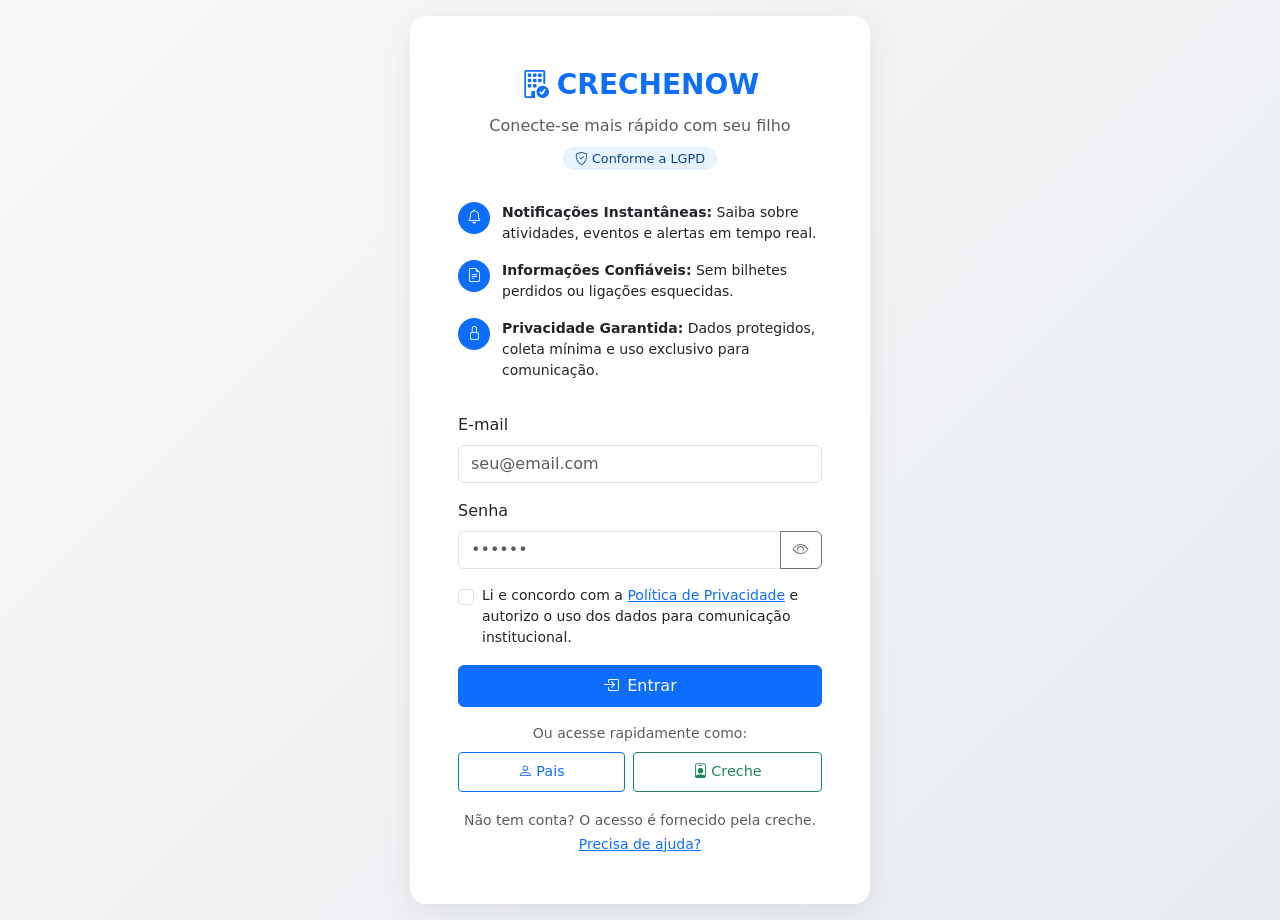
<file: index.html>
<!DOCTYPE html>
<html lang="pt-BR">
<head>
  <meta charset="UTF-8" />
  <meta name="viewport" content="width=device-width, initial-scale=1.0, maximum-scale=1.0, user-scalable=no" />
  <meta name="theme-color" content="#0d6efd" />
  <meta name="description" content="CrecheNow - Agenda eletrônica e comunicação entre creche e famílias" />
  
  <!-- PWA -->
  <link rel="manifest" href="manifest.json" />
  <link rel="apple-touch-icon" href="assets/img/icons/icon-192x192.png" />
  
  <!-- Bootstrap 5 & Icons -->
  <link href="https://cdn.jsdelivr.net/npm/bootstrap@5.3.2/dist/css/bootstrap.min.css" rel="stylesheet" />
  <link href="https://cdn.jsdelivr.net/npm/bootstrap-icons@1.11.1/font/bootstrap-icons.css" rel="stylesheet" />
  
  <title>CrecheNow - Login</title>
  
  <style>
    body { background: linear-gradient(135deg, #f8f9fa 0%, #e9ecef 100%); min-height: 100vh; display: flex; align-items: center; padding: 1rem; }
    .login-card { max-width: 460px; margin: 0 auto; border: none; border-radius: 1rem; box-shadow: 0 0.5rem 2rem rgba(0,0,0,0.08); }
    .brand { font-size: 1.75rem; font-weight: 700; color: #0d6efd; }
    .feature-item { display: flex; align-items: flex-start; gap: 0.75rem; padding: 0.5rem 0; }
    .feature-icon { width: 32px; height: 32px; background: #0d6efd; color: white; border-radius: 50%; display: flex; align-items: center; justify-content: center; flex-shrink: 0; }
    .lgpd-badge { background: #e7f3ff; color: #084298; padding: 0.25rem 0.75rem; border-radius: 1rem; font-size: 0.8rem; font-weight: 500; }
    .demo-btn { font-size: 0.9rem; padding: 0.5rem 1rem; }
    .error-msg { display: none; font-size: 0.85rem; margin-top: 0.25rem; }
    .error-msg.show { display: block; }
    .spinner-border-sm { width: 1rem; height: 1rem; border-width: 2px; }
  </style>
</head>
<body>
  <div id="toast-container" class="position-fixed top-0 end-0 p-3" style="z-index: 1080"></div>

  <div class="container">
    <div class="card login-card">
      <div class="card-body p-4 p-md-5">
        <div class="text-center mb-4">
          <div class="brand mb-2"><i class="bi bi-building-check me-2"></i>CRECHENOW</div>
          <p class="text-muted mb-2">Conecte-se mais rápido com seu filho</p>
          <span class="lgpd-badge"><i class="bi bi-shield-check me-1"></i>Conforme a LGPD</span>
        </div>

        <div class="mb-4 small">
          <div class="feature-item"><div class="feature-icon"><i class="bi bi-bell"></i></div><div><strong>Notificações Instantâneas:</strong> Saiba sobre atividades, eventos e alertas em tempo real.</div></div>
          <div class="feature-item"><div class="feature-icon"><i class="bi bi-file-earmark-text"></i></div><div><strong>Informações Confiáveis:</strong> Sem bilhetes perdidos ou ligações esquecidas.</div></div>
          <div class="feature-item"><div class="feature-icon"><i class="bi bi-lock"></i></div><div><strong>Privacidade Garantida:</strong> Dados protegidos, coleta mínima e uso exclusivo para comunicação.</div></div>
        </div>

        <form id="loginForm" class="needs-validation" novalidate>
          <div class="mb-3">
            <label for="email" class="form-label">E-mail</label>
            <input type="email" class="form-control" id="email" placeholder="seu@email.com" required autocomplete="email" />
            <div class="invalid-feedback">Insira um e-mail válido.</div>
            <div id="emailError" class="error-msg text-danger">E-mail não cadastrado.</div>
          </div>
          
          <div class="mb-3">
            <label for="senha" class="form-label">Senha</label>
            <div class="input-group">
              <input type="password" class="form-control" id="senha" placeholder="••••••" minlength="6" required autocomplete="current-password" />
              <button class="btn btn-outline-secondary" type="button" id="toggleSenha" aria-label="Mostrar senha"><i class="bi bi-eye"></i></button>
            </div>
            <div class="invalid-feedback">Senha deve ter no mínimo 6 caracteres.</div>
            <div id="senhaError" class="error-msg text-danger">Senha incorreta.</div>
          </div>

          <div class="form-check mb-3">
            <input class="form-check-input" type="checkbox" id="lgpdConsent" required />
            <label class="form-check-label small" for="lgpdConsent">
              Li e concordo com a <a href="#" data-bs-toggle="modal" data-bs-target="#privacidadeModal">Política de Privacidade</a> e autorizo o uso dos dados para comunicação institucional.
            </label>
            <div class="invalid-feedback">Você precisa aceitar a política de privacidade.</div>
          </div>

          <button type="submit" class="btn btn-primary w-100 py-2 mb-3" id="btnLogin">
            <i class="bi bi-box-arrow-in-right me-2"></i>Entrar
          </button>

          <div class="d-grid gap-2 mb-3">
            <small class="text-muted text-center">Ou acesse rapidamente como:</small>
            <div class="d-flex gap-2">
              <button type="button" class="btn btn-outline-primary btn-sm flex-fill demo-btn" data-role="parent">
                <i class="bi bi-person me-1"></i>Pais
              </button>
              <button type="button" class="btn btn-outline-success btn-sm flex-fill demo-btn" data-role="staff">
                <i class="bi bi-person-badge me-1"></i>Creche
              </button>
            </div>
          </div>

          <div class="text-center">
            <small class="text-muted">Não tem conta? O acesso é fornecido pela creche.<br />
            <a href="#" data-bs-toggle="modal" data-bs-target="#suporteModal">Precisa de ajuda?</a></small>
          </div>
        </form>
      </div>
    </div>
  </div>

  <!-- Modals -->
  <div class="modal fade" id="privacidadeModal" tabindex="-1">
    <div class="modal-dialog modal-dialog-scrollable">
      <div class="modal-content">
        <div class="modal-header"><h5 class="modal-title">Política de Privacidade (LGPD)</h5><button type="button" class="btn-close" data-bs-dismiss="modal"></button></div>
        <div class="modal-body small">
          <p><strong>Dados Coletados:</strong> E-mail, nome do responsável e vínculo institucional.</p>
          <p><strong>Finalidade:</strong> Notificações pedagógicas, de saúde e eventos da creche.</p>
          <p><strong>Proteção:</strong> Criptografia em trânsito, armazenamento local seguro e acesso restrito.</p>
          <p class="mb-0"><strong>Direitos:</strong> Solicite exclusão ou alteração dos dados a qualquer momento entrando em contato com a coordenação.</p>
        </div>
      </div>
    </div>
  </div>

  <div class="modal fade" id="suporteModal" tabindex="-1">
    <div class="modal-dialog">
      <div class="modal-content">
        <div class="modal-header"><h5 class="modal-title">Suporte</h5><button type="button" class="btn-close" data-bs-dismiss="modal"></button></div>
        <div class="modal-body">Entre em contato com a coordenação:<br />📧 contato@creche.municipal.gov<br />📞 (11) 3456-7890</div>
      </div>
    </div>
  </div>

  <!-- Scripts (ORDEM CRÍTICA - caminhos corrigidos) -->
  <script src="https://cdn.jsdelivr.net/npm/bootstrap@5.3.2/dist/js/bootstrap.bundle.min.js"></script>
  <script src="assets/js/models.js"></script>
  <script src="assets/js/storage.js"></script>
  <script src="assets/js/calendar.js"></script>
  <script src="assets/js/notifications.js"></script>
  <script src="assets/js/auth.js"></script>
  <script src="assets/js/app.js"></script>
</body>
</html>
</file>
